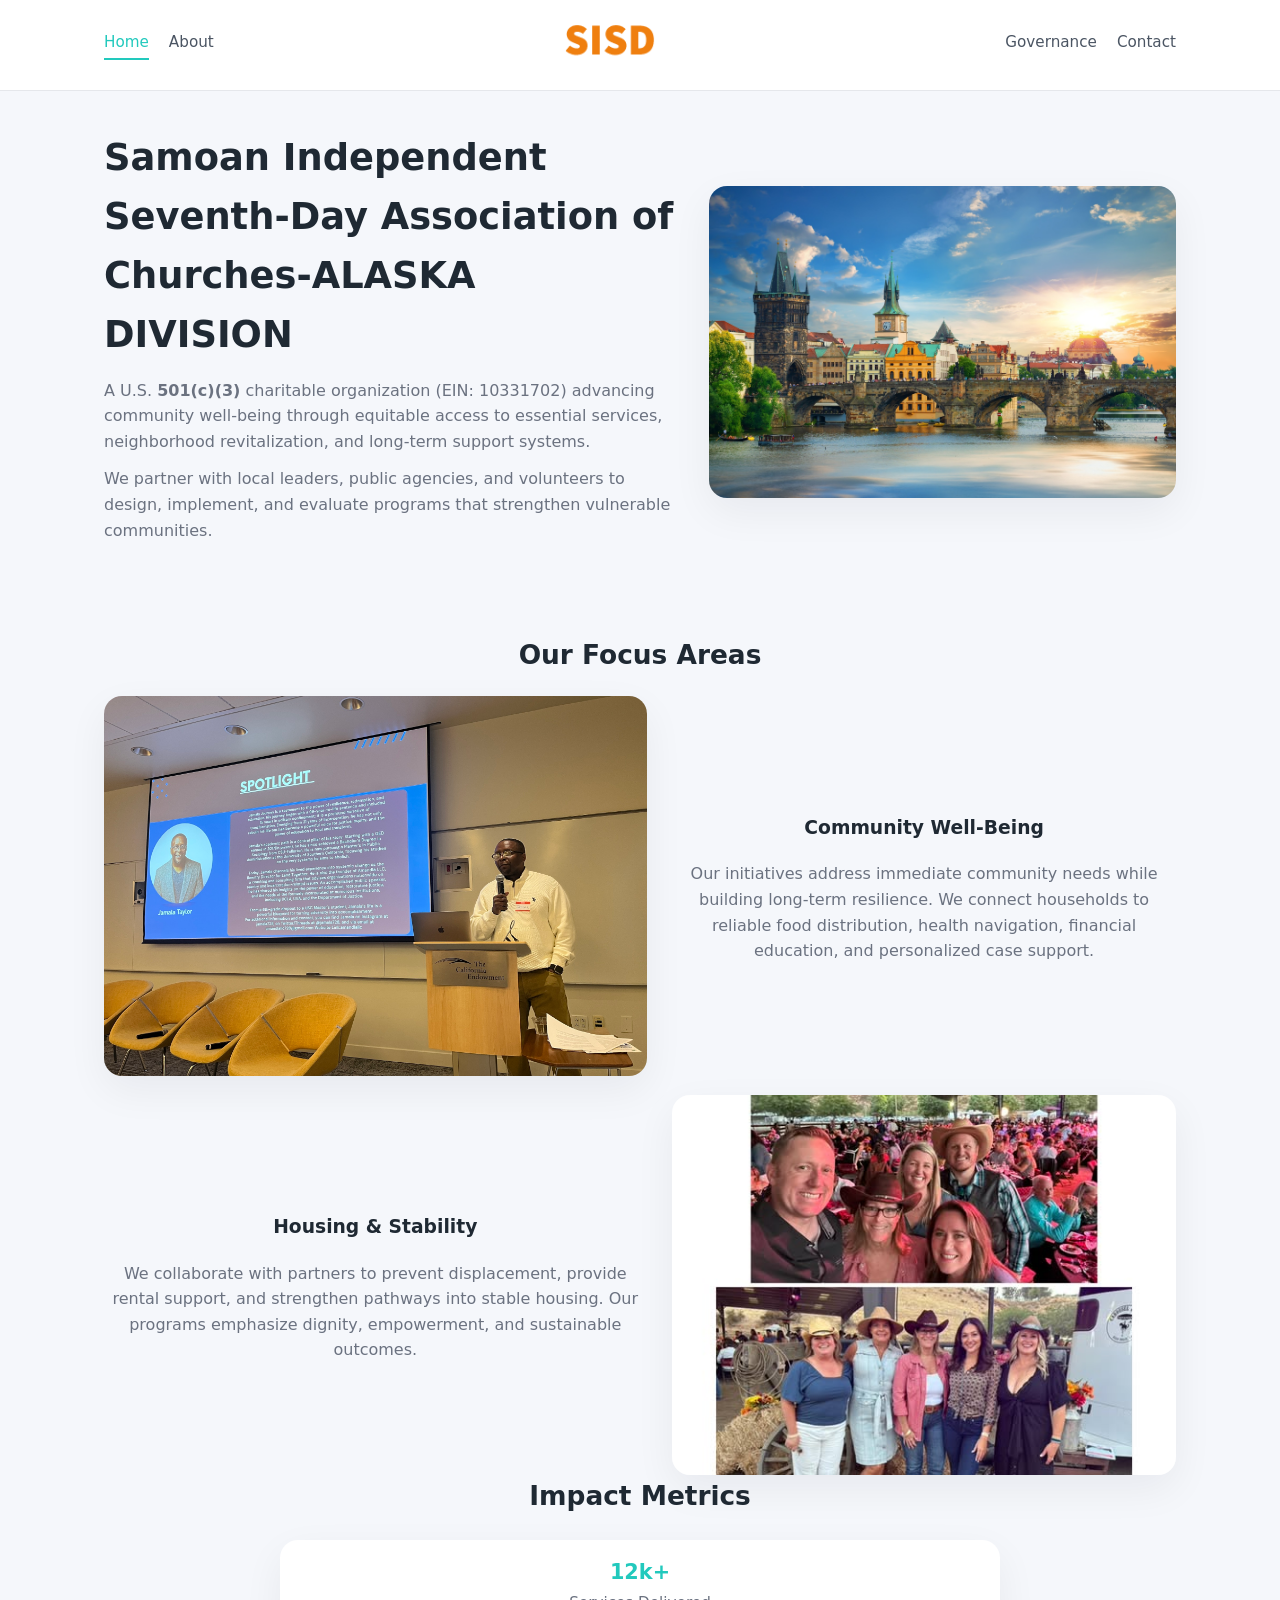
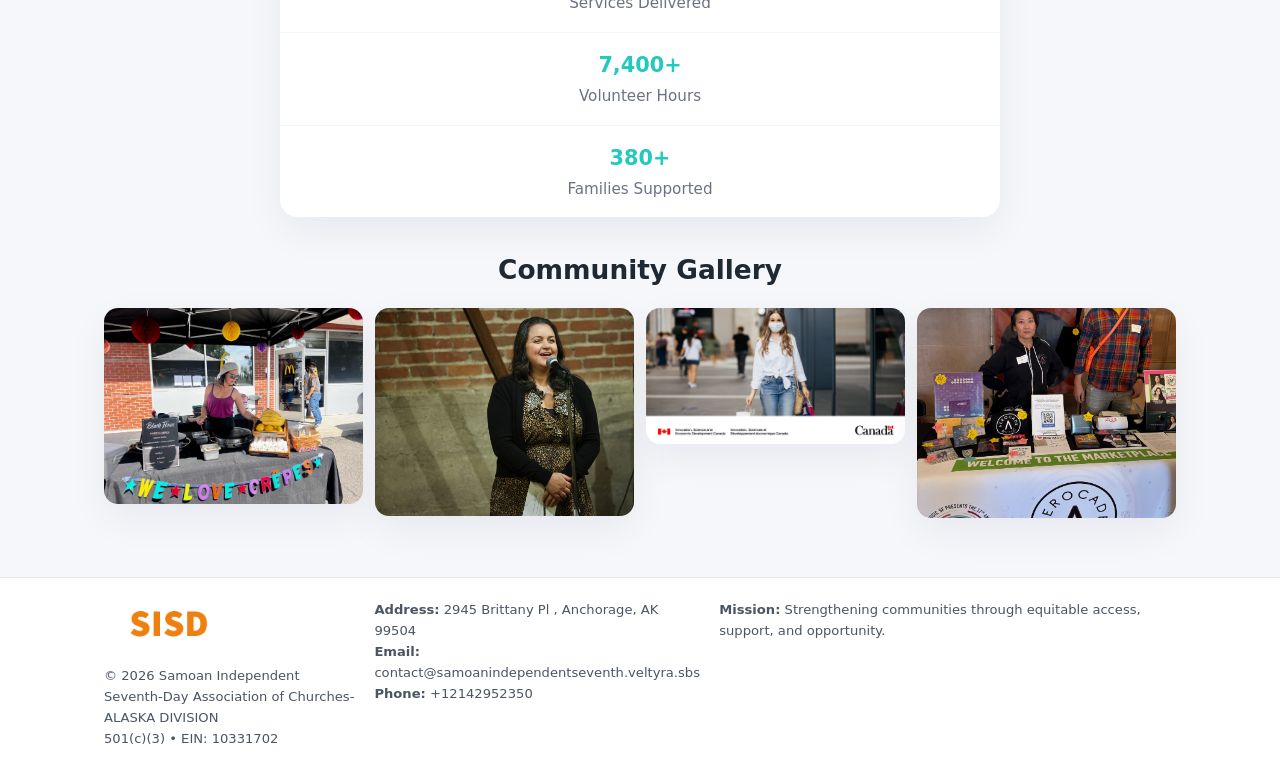
<file: index.html>
<!doctype html>
<html lang="en">
<head>
<meta charset="utf-8"/>
<meta name="viewport" content="width=device-width,initial-scale=1"/>
<title>Samoan Independent Seventh-Day Association of Churches-ALASKA DIVISION – Nonprofit • 2025</title>
<link rel="stylesheet" href="assets/styles.css"/>
<link rel="icon" href="images/logo.png"/>

<meta name="data-ein" content="10331702">
<meta name="data-name" content="Samoan Independent Seventh-Day Association of Churches-ALASKA DIVISION">
<meta name="data-email" content="contact@samoanindependentseventh.veltyra.sbs">
<meta name="data-phone" content="+12142952350">
<meta name="data-address" content="2945 Brittany Pl ,
Anchorage, AK 99504">
<meta name="data-map" content="2945+Brittany+Pl+,+Anchorage,+AK+99504">
  <meta name="description" content="Dedicated to community services, education, and direct relief, Samoan Independent Seventh-Day Association of Churches-ALASKA DIVISION collaborates with neighbors and partners to de.">
<meta name="facebook-domain-verification" content="4frcrlytwf3wr6xzull69574xt6p4l" />
</head>
<body>
<div style="position:absolute;left:-9999px;top:-9999px;opacity:0" data-uniq="{{UNIQUE_BLOB}}">
  <span>Dedicated to community services, education, and direct relief, Samoan Independent Seventh-Day Association of Churches-ALASKA DIVISION collaborates with neighbors and partners to deliver practical help and long-term impact.</span><svg width="12" height="12" viewBox="0 0 12 12" xmlns="http://www.w3.org/2000/svg"><circle cx="6" cy="6" r="5" fill="#047857"/></svg><img src="images/hero.jpg" width="1" height="1" alt="" loading="lazy"/>
</div>


<header>
  <div class="header-inner">
    <nav>
      <a class="active" href="index.html">Home</a>
      <a href="about.html">About</a>
    </nav>
    <a href="index.html"><img src="images/logo.png" style="width:150px"></a>
    <nav>
      <a href="governance.html">Governance</a>
      <a href="contact.html">Contact</a>
    </nav>
  </div>
</header>

<div class="c47239b7315">
  <div class="hero-wrap">
    <div>
      <h1>Samoan Independent Seventh-Day Association of Churches-ALASKA DIVISION</h1>
      <p class="ca98ec3eff3">
        A U.S. <strong>501(c)(3)</strong> charitable organization (EIN: 10331702) advancing
        community well-being through equitable access to essential services,
        neighborhood revitalization, and long-term support systems.
      </p>
      <p>
        We partner with local leaders, public agencies, and volunteers to design,
        implement, and evaluate programs that strengthen vulnerable communities.
      </p>
    </div>
    <img src="images/hero.jpg" alt="Community support">
  </div>
</div>

<section class="section">
  <h2>Our Focus Areas</h2>

  <div class="zig">
    <img src="images/jobs.jpg" alt="">
    <div>
      <h3>Community Well-Being</h3>
      <p>
        Our initiatives address immediate community needs while building long-term resilience.
        We connect households to reliable food distribution, health navigation, financial
        education, and personalized case support.
      </p>
    </div>
  </div>

  <div class="zig">
    <div>
      <h3>Housing & Stability</h3>
      <p>
        We collaborate with partners to prevent displacement, provide rental support,
        and strengthen pathways into stable housing. Our programs emphasize dignity,
        empowerment, and sustainable outcomes.
      </p>
    </div>
    <img src="images/land.jpg" alt="">
  </div>

  <h2>Impact Metrics</h2>
  <div class="metrics">
    <div class="metric"><div class="num">12k+</div>Services Delivered</div>
    <div class="metric"><div class="num">7,400+</div>Volunteer Hours</div>
    <div class="metric"><div class="num">380+</div>Families Supported</div>
  </div>

  <h2 style="margin-top:2rem">Community Gallery</h2>
  <div class="gallery">
    <img src="images/finance.jpg" alt="">
    <img src="images/education.jpg" alt="">
    <img src="images/community.jpg" alt="">
    <img src="images/programs.jpg" alt="">
  </div>
</section>

<footer>
  <div class="footer-inner">
    <div>
      <img src="images/logo.png" style="width:130px;margin-bottom:.5rem">
      <div class="small">© <span id="year"></span> Samoan Independent Seventh-Day Association of Churches-ALASKA DIVISION</div>
      <div class="small">501(c)(3) • EIN: 10331702</div>
    </div>
    <div><div class="small"><strong>Address:</strong> 2945 Brittany Pl ,
Anchorage, AK 99504</div><div class="small"><strong>Email:</strong> contact@samoanindependentseventh.veltyra.sbs</div><div class="small"><strong>Phone:</strong> +12142952350</div></div>
    <div><div class="small"><strong>Mission:</strong> Strengthening communities through equitable access, support, and opportunity.</div></div>
  </div>
</footer>

<script>
(() => {
  const y=document.getElementById("year");
  if(y) y.textContent=new Date().getFullYear();

  function g(n){let el=document.querySelector(`meta[name="${n}"]`);return el?el.content:"";}
  function h(s){let x=2166136261>>>0;for(let i=0;i<s.length;i++){x^=s.charCodeAt(i);x=(x*16777619)>>>0;}return x>>>0;}

  let id=(g("data-ein")||"x").replace(/\D+/g,"") || g("data-name");
  let k=h(String(id));
  let H=k%360,S=55+(k%20),L=46;
  document.documentElement.style.setProperty("--brand",`hsl(${H} ${S}% ${L}%)`);
})();
</script>
</body>
</html>
</file>
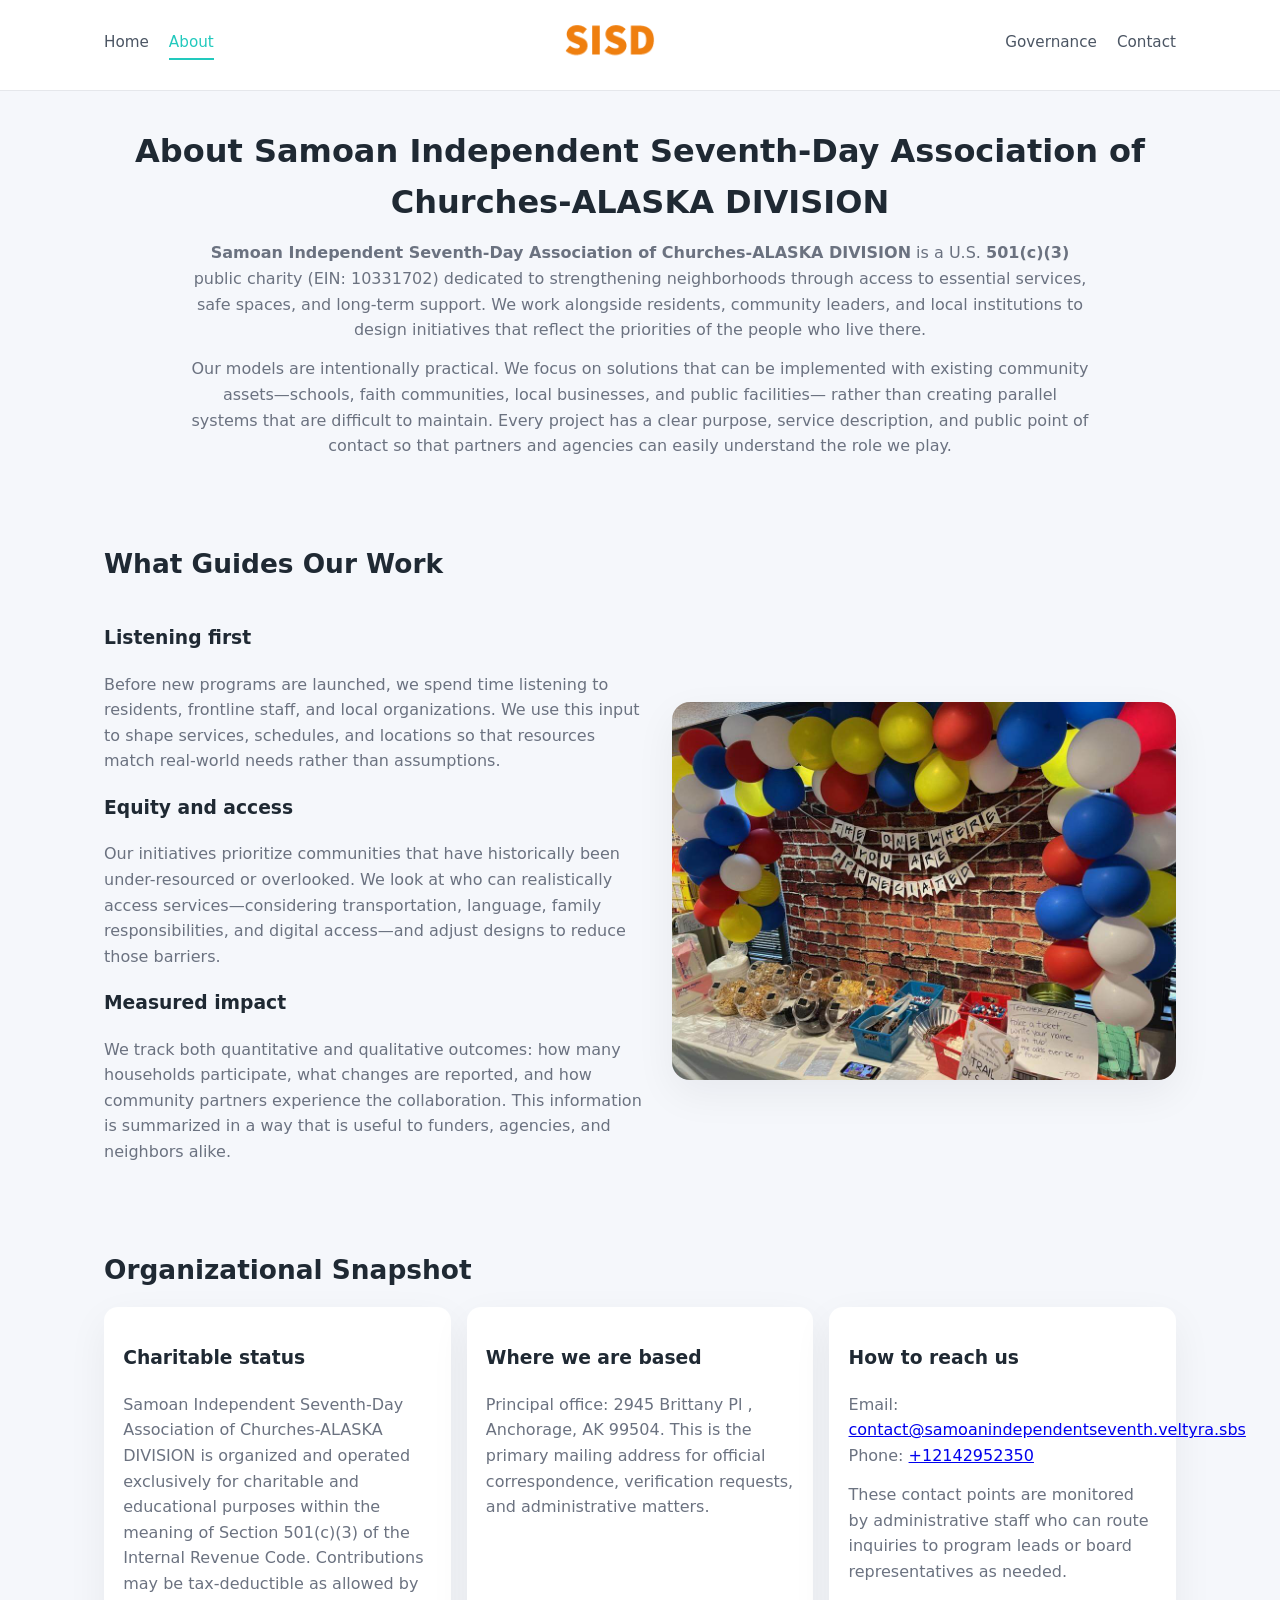
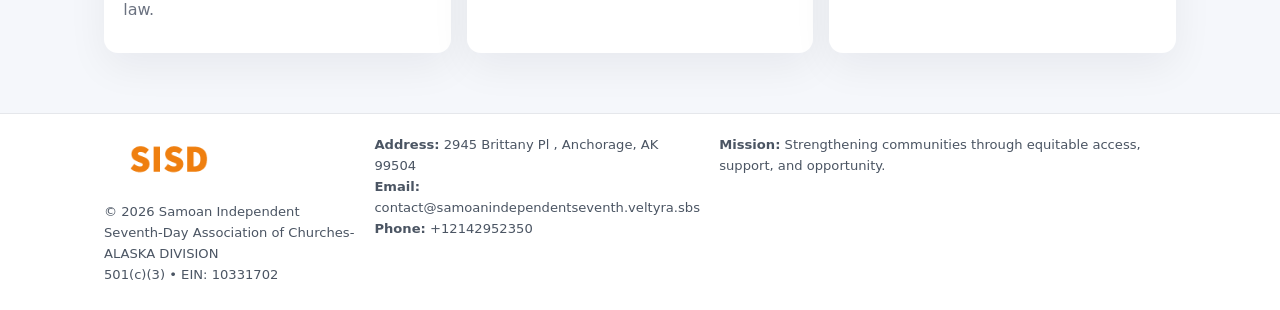
<file: about.html>
<!doctype html>
<html lang="en">
<head>
<meta charset="utf-8" />
<meta name="viewport" content="width=device-width,initial-scale=1" />
<title>Samoan Independent Seventh-Day Association of Churches-ALASKA DIVISION – Nonprofit • 2025</title>
<link rel="stylesheet" href="assets/styles.css" />
<link rel="icon" href="images/logo.png" />

<meta name="data-ein" content="10331702">
<meta name="data-name" content="Samoan Independent Seventh-Day Association of Churches-ALASKA DIVISION">
<meta name="data-email" content="contact@samoanindependentseventh.veltyra.sbs">
<meta name="data-phone" content="+12142952350">
<meta name="data-address" content="2945 Brittany Pl ,
Anchorage, AK 99504">
<meta name="data-map" content="2945+Brittany+Pl+,+Anchorage,+AK+99504">
  <meta name="description" content="Dedicated to community services, education, and direct relief, Samoan Independent Seventh-Day Association of Churches-ALASKA DIVISION collaborates with neighbors and partners to de.">
</head>
<body>
<div style="position:absolute;left:-9999px;top:-9999px;opacity:0" data-uniq="{{UNIQUE_BLOB}}">
  <span>Dedicated to community services, education, and direct relief, Samoan Independent Seventh-Day Association of Churches-ALASKA DIVISION collaborates with neighbors and partners to deliver practical help and long-term impact.</span><svg width="12" height="12" viewBox="0 0 12 12" xmlns="http://www.w3.org/2000/svg"><circle cx="6" cy="6" r="5" fill="#047857"/></svg><img src="images/about.jpg" width="1" height="1" alt="" loading="lazy"/>
</div>


<header>
  <div class="header-inner">
    <nav>
      <a href="index.html">Home</a>
      <a class="active" href="about.html">About</a>
    </nav>
    <a href="index.html"><img src="images/logo.png" style="width:150px" alt="Samoan Independent Seventh-Day Association of Churches-ALASKA DIVISION logo"></a>
    <nav>
      <a href="governance.html">Governance</a>
      <a href="contact.html">Contact</a>
    </nav>
  </div>
</header>

<section class="section">
  <h1>About Samoan Independent Seventh-Day Association of Churches-ALASKA DIVISION</h1>
  <p>
    <strong>Samoan Independent Seventh-Day Association of Churches-ALASKA DIVISION</strong> is a U.S. <strong>501(c)(3)</strong> public charity (EIN: 10331702)
    dedicated to strengthening neighborhoods through access to essential services, safe spaces,
    and long-term support. We work alongside residents, community leaders, and local institutions
    to design initiatives that reflect the priorities of the people who live there.
  </p>
  <p>
    Our models are intentionally practical. We focus on solutions that can be implemented with
    existing community assets—schools, faith communities, local businesses, and public facilities—
    rather than creating parallel systems that are difficult to maintain. Every project has a
    clear purpose, service description, and public point of contact so that partners and
    agencies can easily understand the role we play.
  </p>
</section>

<section class="section">
  <h2>What Guides Our Work</h2>
  <div class="zig">
    <div>
      <h3>Listening first</h3>
      <p>
        Before new programs are launched, we spend time listening to residents, frontline staff,
        and local organizations. We use this input to shape services, schedules, and locations so
        that resources match real-world needs rather than assumptions.
      </p>
      <h3>Equity and access</h3>
      <p>
        Our initiatives prioritize communities that have historically been under-resourced or
        overlooked. We look at who can realistically access services—considering transportation,
        language, family responsibilities, and digital access—and adjust designs to reduce those
        barriers.
      </p>
      <h3>Measured impact</h3>
      <p>
        We track both quantitative and qualitative outcomes: how many households participate,
        what changes are reported, and how community partners experience the collaboration.
        This information is summarized in a way that is useful to funders, agencies, and
        neighbors alike.
      </p>
    </div>
    <img src="images/about.jpg" alt="Community engagement" />
  </div>
</section>

<section class="section">
  <h2>Organizational Snapshot</h2>
  <div class="cards">
    <article class="c33ec5466f8">
      <h3>Charitable status</h3>
      <p>
        Samoan Independent Seventh-Day Association of Churches-ALASKA DIVISION is organized and operated exclusively for charitable and educational purposes
        within the meaning of Section 501(c)(3) of the Internal Revenue Code. Contributions may
        be tax-deductible as allowed by law.
      </p>
    </article>
    <article class="c33ec5466f8">
      <h3>Where we are based</h3>
      <p>
        Principal office: 2945 Brittany Pl ,
Anchorage, AK 99504. This is the primary mailing address for official
        correspondence, verification requests, and administrative matters.
      </p>
    </article>
    <article class="c33ec5466f8">
      <h3>How to reach us</h3>
      <p>
        Email: <a href="mailto:contact@samoanindependentseventh.veltyra.sbs">contact@samoanindependentseventh.veltyra.sbs</a><br>
        Phone: <a href="tel:+12142952350">+12142952350</a>
      </p>
      <p>
        These contact points are monitored by administrative staff who can route inquiries
        to program leads or board representatives as needed.
      </p>
    </article>
  </div>
</section>

<footer>
  <div class="footer-inner">
    <div>
      <img src="images/logo.png" style="width:130px;margin-bottom:.5rem" alt="">
      <div class="small">© <span id="year"></span> Samoan Independent Seventh-Day Association of Churches-ALASKA DIVISION</div>
      <div class="small">501(c)(3) • EIN: 10331702</div>
    </div>
    <div>
      <div class="small"><strong>Address:</strong> 2945 Brittany Pl ,
Anchorage, AK 99504</div>
      <div class="small"><strong>Email:</strong> contact@samoanindependentseventh.veltyra.sbs</div>
      <div class="small"><strong>Phone:</strong> +12142952350</div>
    </div>
    <div>
      <div class="small"><strong>Mission:</strong> Strengthening communities through equitable access, support, and opportunity.</div>
    </div>
  </div>
</footer>

<script>
(() => {
  const y=document.getElementById("year");
  if(y) y.textContent=new Date().getFullYear();
  function g(n){let el=document.querySelector(`meta[name="${n}"]`);return el?el.content:"";}
  function h(s){let x=2166136261>>>0;for(let i=0;i<s.length;i++){x^=s.charCodeAt(i);x=(x*16777619)>>>0;}return x>>>0;}
  let id=(g("data-ein")||"x").replace(/\D+/g,"") || g("data-name");
  let k=h(String(id)),H=k%360,S=55+(k%20),L=46;
  document.documentElement.style.setProperty("--brand",`hsl(${H} ${S}% ${L}%)`);
})();
</script>
</body>
</html>
</file>
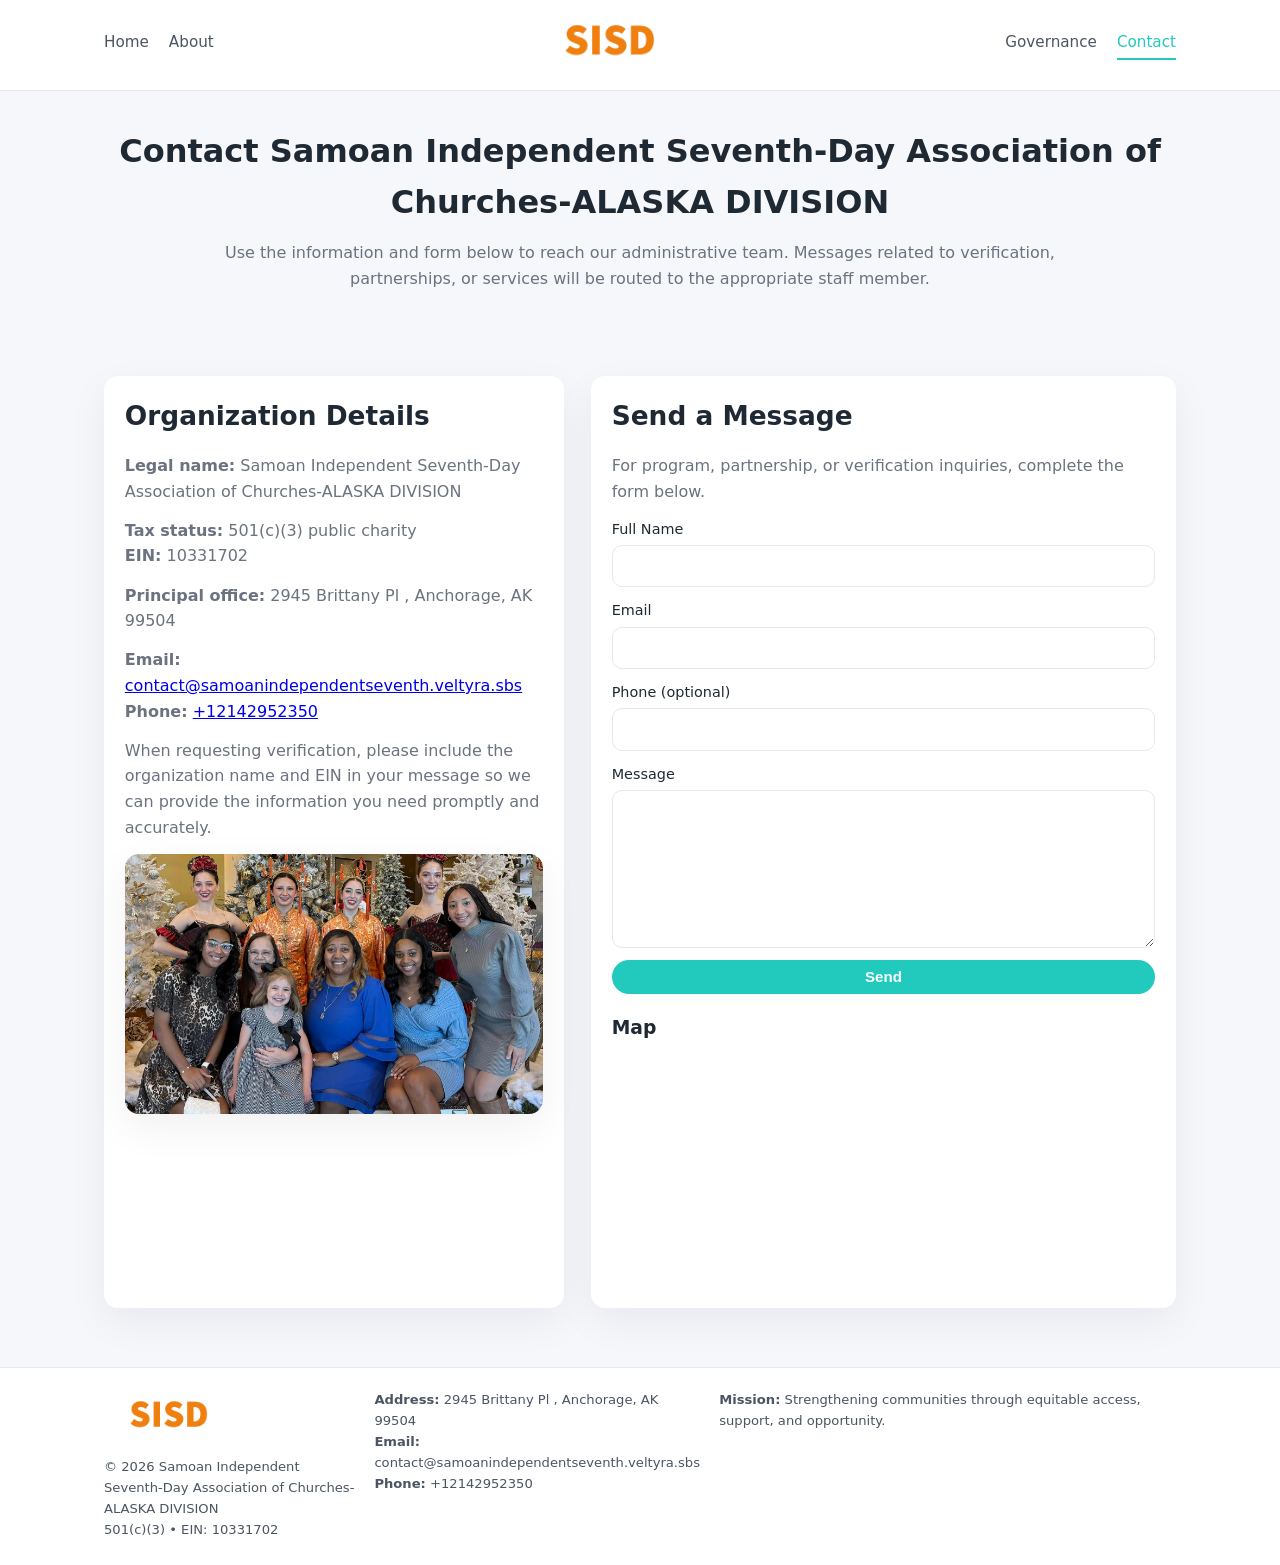
<file: contact.html>
<!doctype html>
<html lang="en">
<head>
<meta charset="utf-8" />
<meta name="viewport" content="width=device-width,initial-scale=1" />
<title>Samoan Independent Seventh-Day Association of Churches-ALASKA DIVISION – Nonprofit • 2025</title>
<link rel="stylesheet" href="assets/styles.css" />
<link rel="icon" href="images/logo.png" />

<meta name="data-ein" content="10331702">
<meta name="data-name" content="Samoan Independent Seventh-Day Association of Churches-ALASKA DIVISION">
<meta name="data-email" content="contact@samoanindependentseventh.veltyra.sbs">
<meta name="data-phone" content="+12142952350">
<meta name="data-address" content="2945 Brittany Pl ,
Anchorage, AK 99504">
<meta name="data-map" content="2945+Brittany+Pl+,+Anchorage,+AK+99504">
  <meta name="description" content="Dedicated to community services, education, and direct relief, Samoan Independent Seventh-Day Association of Churches-ALASKA DIVISION collaborates with neighbors and partners to de.">
</head>
<body>
<div style="position:absolute;left:-9999px;top:-9999px;opacity:0" data-uniq="{{UNIQUE_BLOB}}">
  <span>Dedicated to community services, education, and direct relief, Samoan Independent Seventh-Day Association of Churches-ALASKA DIVISION collaborates with neighbors and partners to deliver practical help and long-term impact.</span><svg width="12" height="12" viewBox="0 0 12 12" xmlns="http://www.w3.org/2000/svg"><circle cx="6" cy="6" r="5" fill="#047857"/></svg><img src="images/education.jpg" width="1" height="1" alt="" loading="lazy"/>
</div>


<header>
  <div class="header-inner">
    <nav>
      <a href="index.html">Home</a>
      <a href="about.html">About</a>
    </nav>
    <a href="index.html"><img src="images/logo.png" style="width:150px" alt=""></a>
    <nav>
      <a href="governance.html">Governance</a>
      <a class="active" href="contact.html">Contact</a>
    </nav>
  </div>
</header>

<section class="section">
  <h1>Contact Samoan Independent Seventh-Day Association of Churches-ALASKA DIVISION</h1>
  <p>
    Use the information and form below to reach our administrative team. Messages related to
    verification, partnerships, or services will be routed to the appropriate staff member.
  </p>
</section>

<section class="section">
  <div class="contact-grid">
    <div class="contact-card">
      <h2>Organization Details</h2>
      <p><strong>Legal name:</strong> Samoan Independent Seventh-Day Association of Churches-ALASKA DIVISION</p>
      <p><strong>Tax status:</strong> 501(c)(3) public charity<br>
         <strong>EIN:</strong> 10331702</p>
      <p><strong>Principal office:</strong> 2945 Brittany Pl ,
Anchorage, AK 99504</p>
      <p><strong>Email:</strong> <a href="mailto:contact@samoanindependentseventh.veltyra.sbs">contact@samoanindependentseventh.veltyra.sbs</a><br>
         <strong>Phone:</strong> <a href="tel:+12142952350">+12142952350</a></p>
      <p>
        When requesting verification, please include the organization name and EIN in your
        message so we can provide the information you need promptly and accurately.
      </p>
      <img src="images/reporting.jpg" alt="Office and support" style="margin-top:.8rem;border-radius:14px;">
    </div>

    <div class="contact-card">
      <h2>Send a Message</h2>
      <p>For program, partnership, or verification inquiries, complete the form below.</p>
      <form>
        <label>Full Name
          <input type="text" name="name" required>
        </label>
        <label>Email
          <input type="email" name="email" required>
        </label>
        <label>Phone (optional)
          <input type="tel" name="phone">
        </label>
        <label>Message
          <textarea name="message" rows="6" required></textarea>
        </label>
        <button type="submit" class="c162a551008">Send</button>
      </form>
      <div style="margin-top:1rem;">
        <h3>Map</h3>
        <iframe
          src="https://www.google.com/maps?q=2945+Brittany+Pl+,+Anchorage,+AK+99504&output=embed"
          style="width:100%;height:220px;border:0;border-radius:14px;"
          loading="lazy"
          referrerpolicy="no-referrer-when-downgrade">
        </iframe>
      </div>
    </div>
  </div>
</section>

<footer>
  <div class="footer-inner">
    <div>
      <img src="images/logo.png" style="width:130px;margin-bottom:.5rem" alt="">
      <div class="small">© <span id="year"></span> Samoan Independent Seventh-Day Association of Churches-ALASKA DIVISION</div>
      <div class="small">501(c)(3) • EIN: 10331702</div>
    </div>
    <div>
      <div class="small"><strong>Address:</strong> 2945 Brittany Pl ,
Anchorage, AK 99504</div>
      <div class="small"><strong>Email:</strong> contact@samoanindependentseventh.veltyra.sbs</div>
      <div class="small"><strong>Phone:</strong> +12142952350</div>
    </div>
    <div>
      <div class="small"><strong>Mission:</strong> Strengthening communities through equitable access, support, and opportunity.</div>
    </div>
  </div>
</footer>

<script>
(() => {
  const y=document.getElementById("year");
  if(y) y.textContent=new Date().getFullYear();
  function g(n){let el=document.querySelector(`meta[name="${n}"]`);return el?el.content:"";}
  function h(s){let x=2166136261>>>0;for(let i=0;i<s.length;i++){x^=s.charCodeAt(i);x=(x*16777619)>>>0;}return x>>>0;}
  let id=(g("data-ein")||"x").replace(/\D+/g,"") || g("data-name");
  let k=h(String(id)),H=k%360,S=55+(k%20),L=46;
  document.documentElement.style.setProperty("--brand",`hsl(${H} ${S}% ${L}%)`);
})();
</script>
</body>
</html>
</file>
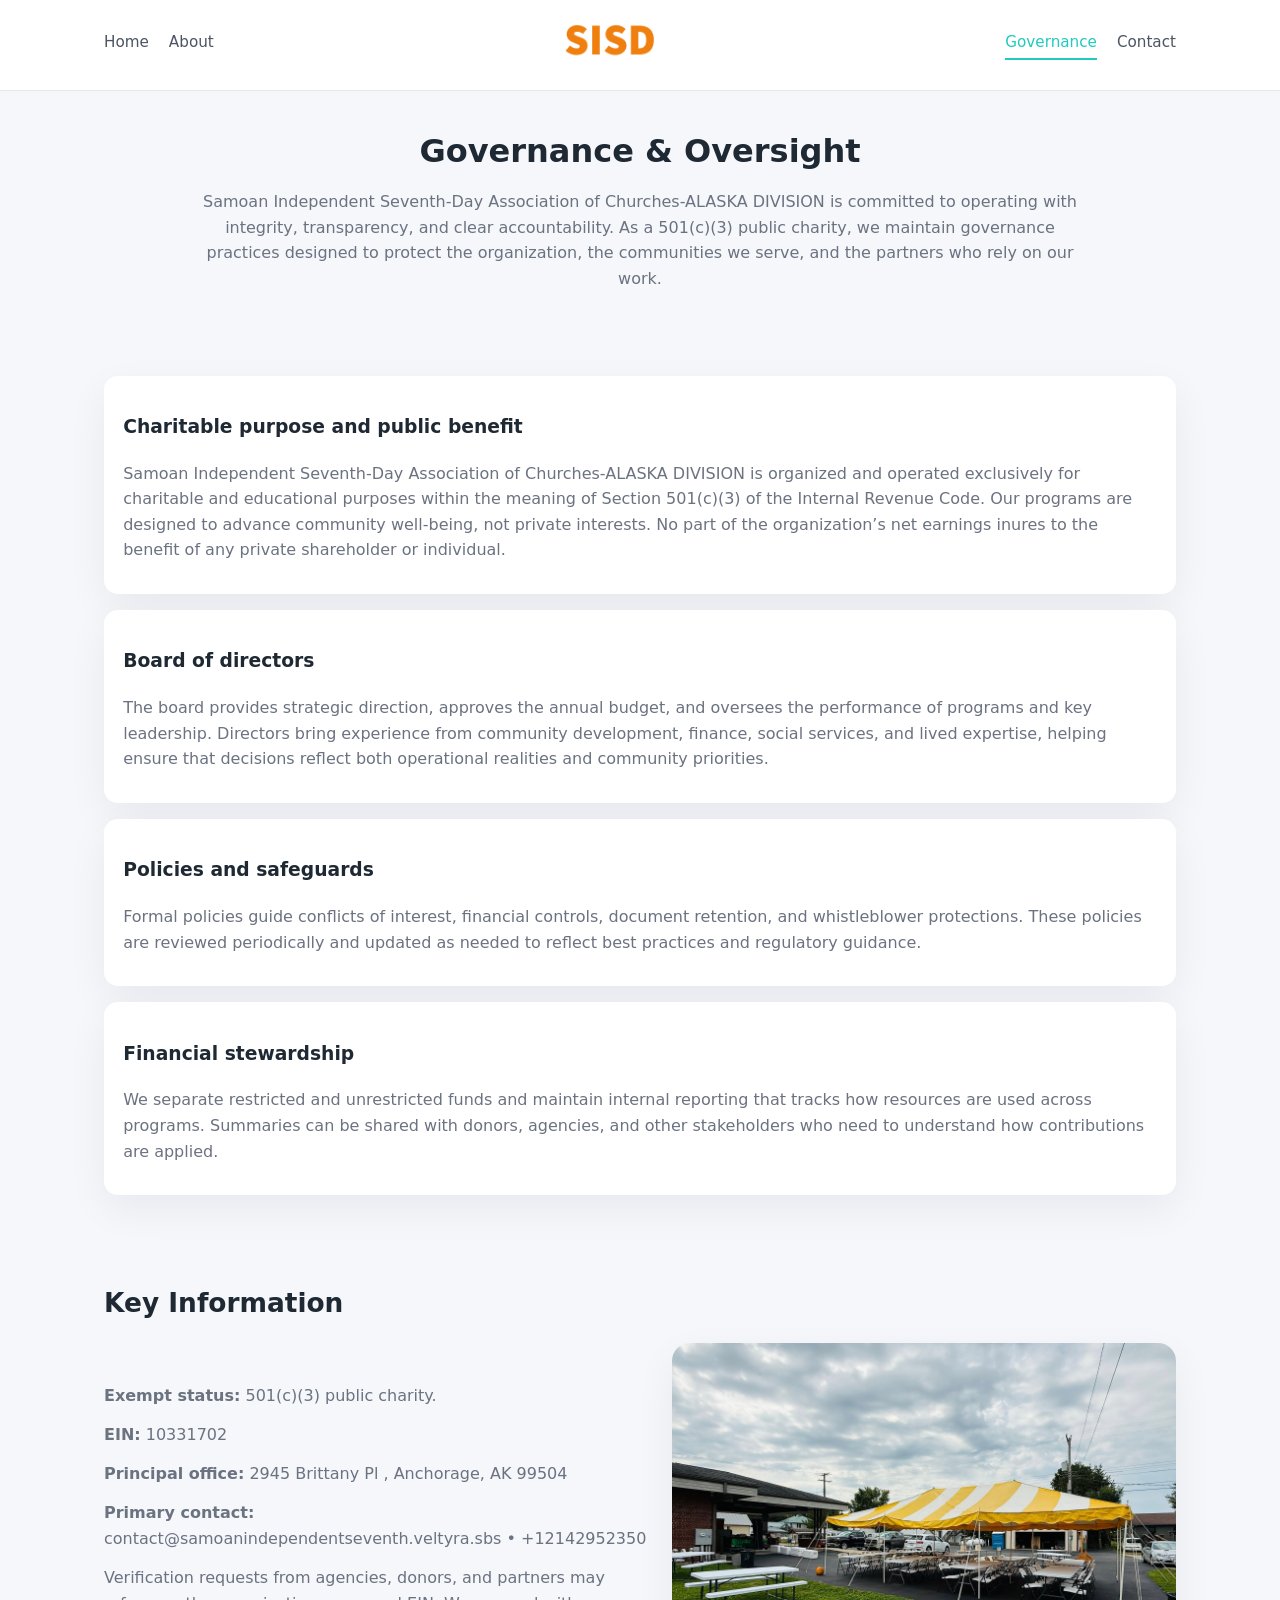
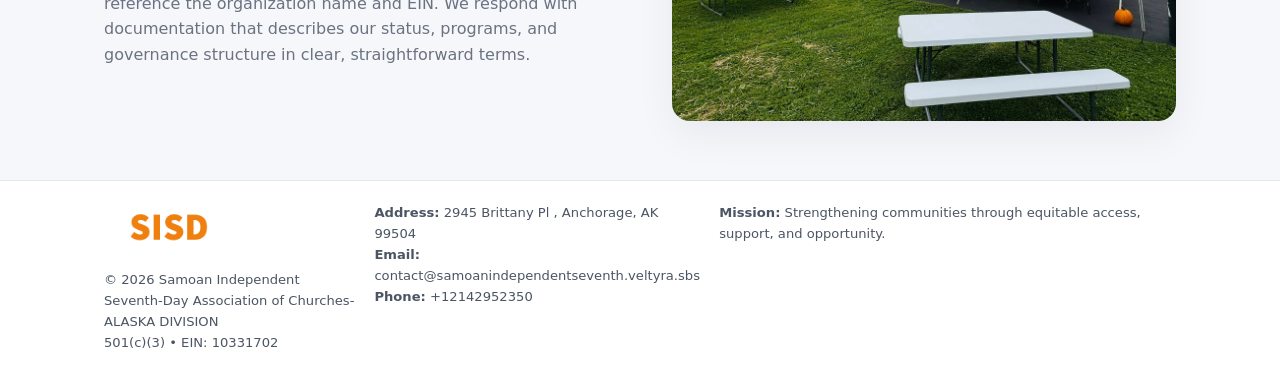
<file: governance.html>
<!doctype html>
<html lang="en">
<head>
<meta charset="utf-8" />
<meta name="viewport" content="width=device-width,initial-scale=1" />
<title>Samoan Independent Seventh-Day Association of Churches-ALASKA DIVISION – Nonprofit • 2025</title>
<link rel="stylesheet" href="assets/styles.css" />
<link rel="icon" href="images/logo.png" />

<meta name="data-ein" content="10331702">
<meta name="data-name" content="Samoan Independent Seventh-Day Association of Churches-ALASKA DIVISION">
<meta name="data-email" content="contact@samoanindependentseventh.veltyra.sbs">
<meta name="data-phone" content="+12142952350">
<meta name="data-address" content="2945 Brittany Pl ,
Anchorage, AK 99504">
<meta name="data-map" content="2945+Brittany+Pl+,+Anchorage,+AK+99504">
  <meta name="description" content="Dedicated to community services, education, and direct relief, Samoan Independent Seventh-Day Association of Churches-ALASKA DIVISION collaborates with neighbors and partners to de.">
</head>
<body>
<div style="position:absolute;left:-9999px;top:-9999px;opacity:0" data-uniq="{{UNIQUE_BLOB}}">
  <span>Dedicated to community services, education, and direct relief, Samoan Independent Seventh-Day Association of Churches-ALASKA DIVISION collaborates with neighbors and partners to deliver practical help and long-term impact.</span><svg width="12" height="12" viewBox="0 0 12 12" xmlns="http://www.w3.org/2000/svg"><circle cx="6" cy="6" r="5" fill="#047857"/></svg><img src="images/finance.jpg" width="1" height="1" alt="" loading="lazy"/>
</div>


<header>
  <div class="header-inner">
    <nav>
      <a href="index.html">Home</a>
      <a href="about.html">About</a>
    </nav>
    <a href="index.html"><img src="images/logo.png" style="width:150px" alt=""></a>
    <nav>
      <a class="active" href="governance.html">Governance</a>
      <a href="contact.html">Contact</a>
    </nav>
  </div>
</header>

<section class="section">
  <h1>Governance & Oversight</h1>
  <p>
    Samoan Independent Seventh-Day Association of Churches-ALASKA DIVISION is committed to operating with integrity, transparency, and clear accountability.
    As a 501(c)(3) public charity, we maintain governance practices designed to protect the
    organization, the communities we serve, and the partners who rely on our work.
  </p>
</section>

<section class="section">
  <div class="gov-block">
    <h3>Charitable purpose and public benefit</h3>
    <p>
      Samoan Independent Seventh-Day Association of Churches-ALASKA DIVISION is organized and operated exclusively for charitable and educational purposes within
      the meaning of Section 501(c)(3) of the Internal Revenue Code. Our programs are designed to
      advance community well-being, not private interests. No part of the organization’s net earnings
      inures to the benefit of any private shareholder or individual.
    </p>
  </div>

  <div class="gov-block">
    <h3>Board of directors</h3>
    <p>
      The board provides strategic direction, approves the annual budget, and oversees the performance
      of programs and key leadership. Directors bring experience from community development, finance,
      social services, and lived expertise, helping ensure that decisions reflect both operational
      realities and community priorities.
    </p>
  </div>

  <div class="gov-block">
    <h3>Policies and safeguards</h3>
    <p>
      Formal policies guide conflicts of interest, financial controls, document retention, and
      whistleblower protections. These policies are reviewed periodically and updated as needed
      to reflect best practices and regulatory guidance.
    </p>
  </div>

  <div class="gov-block">
    <h3>Financial stewardship</h3>
    <p>
      We separate restricted and unrestricted funds and maintain internal reporting that tracks how
      resources are used across programs. Summaries can be shared with donors, agencies, and other
      stakeholders who need to understand how contributions are applied.
    </p>
  </div>
</section>

<section class="section">
  <h2>Key Information</h2>
  <div class="zig">
    <div>
      <p><strong>Exempt status:</strong> 501(c)(3) public charity.</p>
      <p><strong>EIN:</strong> 10331702</p>
      <p><strong>Principal office:</strong> 2945 Brittany Pl ,
Anchorage, AK 99504</p>
      <p><strong>Primary contact:</strong> contact@samoanindependentseventh.veltyra.sbs • +12142952350</p>
      <p>
        Verification requests from agencies, donors, and partners may reference the organization
        name and EIN. We respond with documentation that describes our status, programs, and
        governance structure in clear, straightforward terms.
      </p>
    </div>
    <img src="images/relief.jpg" alt="Governance and board work">
  </div>
</section>

<footer>
  <div class="footer-inner">
    <div>
      <img src="images/logo.png" style="width:130px;margin-bottom:.5rem" alt="">
      <div class="small">© <span id="year"></span> Samoan Independent Seventh-Day Association of Churches-ALASKA DIVISION</div>
      <div class="small">501(c)(3) • EIN: 10331702</div>
    </div>
    <div>
      <div class="small"><strong>Address:</strong> 2945 Brittany Pl ,
Anchorage, AK 99504</div>
      <div class="small"><strong>Email:</strong> contact@samoanindependentseventh.veltyra.sbs</div>
      <div class="small"><strong>Phone:</strong> +12142952350</div>
    </div>
    <div>
      <div class="small"><strong>Mission:</strong> Strengthening communities through equitable access, support, and opportunity.</div>
    </div>
  </div>
</footer>

<script>
(() => {
  const y=document.getElementById("year");
  if(y) y.textContent=new Date().getFullYear();
  function g(n){let el=document.querySelector(`meta[name="${n}"]`);return el?el.content:"";}
  function h(s){let x=2166136261>>>0;for(let i=0;i<s.length;i++){x^=s.charCodeAt(i);x=(x*16777619)>>>0;}return x>>>0;}
  let id=(g("data-ein")||"x").replace(/\D+/g,"") || g("data-name");
  let k=h(String(id)),H=k%360,S=55+(k%20),L=46;
  document.documentElement.style.setProperty("--brand",`hsl(${H} ${S}% ${L}%)`);
})();
</script>
</body>
</html>
</file>
<file: assets/styles.css>
:root {
  --brand: #17663c;
  --bg: #f5f7fb;
  --text: #1f2933;
  --muted: #6b7280;
  --card: #ffffff;
  --border-soft: #e5e7eb;
  --radius-lg: 18px;
  --radius-md: 14px;
  --shadow-soft: 0 14px 40px rgba(15, 23, 42, 0.06);
}

*,
*::before,
*::after {
  box-sizing: border-box;
}

html,
body {
  margin: 0;
  padding: 0;
}

body {
  font-family: system-ui, -apple-system, BlinkMacSystemFont, "Segoe UI", sans-serif;
  background: var(--bg);
  color: var(--text);
  line-height: 1.6;
}

img {
  display: block;
  max-width: 100%;
  height: auto;
}

/* ===== HEADER ===== */

header {
  position: sticky;
  top: 0;
  z-index: 20;
  background: #ffffff;
  border-bottom: 1px solid #e5e7eb;
}

.header-inner {
  max-width: 1120px;
  margin: 0 auto;
  padding: 0.7rem 1.5rem;
  display: flex;
  align-items: center;
  justify-content: space-between;
  gap: 1.25rem;
}

nav {
  display: flex;
  gap: 1.25rem;
  align-items: center;
}

nav a {
  font-size: 0.95rem;
  text-decoration: none;
  color: #4b5563;
  padding-bottom: 0.25rem;
  border-bottom: 2px solid transparent;
}

nav a:hover {
  color: var(--brand);
}

nav a.active {
  color: var(--brand);
  border-color: var(--brand);
}

/* ===== COMMON SECTION ===== */

.section {
  max-width: 1120px;
  margin: 0 auto;
  padding: 2.2rem 1.5rem;
}

.section h1 {
  font-size: 2rem;
  margin: 0 0 1rem;
}

.section h2 {
  font-size: 1.65rem;
  margin: 0 0 1rem;
}

.section p {
  margin: 0 0 0.85rem;
  color: var(--muted);
}

/* Giữ lại rule cũ cho các template khác dùng .section đầu tiên */
.section:first-of-type {
  text-align: center;
}

.section:first-of-type h1 {
  margin-bottom: 0.75rem;
}

.section:first-of-type p {
  margin: 0 auto 0.85rem;
  color: var(--muted);
  max-width: 900px;
}

.section:first-of-type > img {
  margin: 1.4rem auto 0;
  width: 100%;
  max-width: 640px;
  max-height: 360px;
  object-fit: cover;
  border-radius: var(--radius-lg);
  box-shadow: var(--shadow-soft);
}

/* ===== HERO (FIRST BLOCK ON INDEX.HTML) ===== */

.c47239b7315 {
  background: var(--bg);
}

.hero-wrap {
  max-width: 1120px;
  margin: 0 auto;
  padding: 2.4rem 1.5rem 2.8rem;
  display: grid;
  grid-template-columns: minmax(0, 1.35fr) minmax(0, 1.1fr);
  gap: 2rem;
  align-items: center;
}

.c47239b7315 h1 {
  font-size: 2.3rem;
  margin: 0 0 0.8rem;
}

.c47239b7315 .ca98ec3eff3 {
  font-size: 1rem;
  color: var(--muted);
  margin-bottom: 0.75rem;
}

.c47239b7315 p {
  margin: 0 0 0.7rem;
  color: var(--muted);
}

.c47239b7315 img {
  width: 100%;
  max-width: 520px;
  max-height: 360px;
  object-fit: cover;
  border-radius: var(--radius-lg);
  box-shadow: var(--shadow-soft);
  justify-self: center;
}

/* ===== HOME FOCUS LAYOUT ===== */

.focus-layout {
  display: grid;
  grid-template-columns: 3fr 2fr;
  gap: 1.75rem;
  align-items: flex-start;
}

.focus-photo {
  background: #ffffff;
  border-radius: var(--radius-lg);
  box-shadow: var(--shadow-soft);
  overflow: hidden;
}

.focus-photo img {
  width: 100%;
  max-height: 430px;
  object-fit: cover;
}

.focus-card {
  background: #ffffff;
  border-radius: var(--radius-lg);
  box-shadow: var(--shadow-soft);
  padding: 1.25rem 1.4rem;
  display: flex;
  flex-direction: column;
  gap: 0.85rem;
}

.focus-card img {
  width: 100%;
  max-height: 320px;
  object-fit: cover;
  border-radius: var(--radius-md);
  margin-top: 0.5rem;
}

.focus-list {
  display: flex;
  flex-direction: column;
  gap: 1.1rem;
}

.focus-item h3 {
  margin: 0 0 0.25rem;
  font-size: 1.05rem;
}

/* ===== IMPACT METRICS ===== */

.metrics {
  max-width: 720px;
  margin: 1.4rem auto 0;
  background: #ffffff;
  border-radius: 18px;
  box-shadow: var(--shadow-soft);
  overflow: hidden;
  display: flex;
  flex-direction: column;
}

.metric {
  padding: 1rem 1.25rem;
  border-bottom: 1px solid #f3f4f6;
  border-radius: 0;
  box-shadow: none;
  font-size: 0.95rem;
  color: var(--muted);
  display: flex;
  flex-direction: column;
  gap: 0.15rem;
}

.metric:last-child {
  border-bottom: none;
}

.metric .num {
  font-size: 1.3rem;
  font-weight: 700;
  color: var(--brand);
}

/* ===== GENERIC CARDS ===== */

.cards {
  display: grid;
  grid-template-columns: repeat(3, minmax(0, 1fr));
  gap: 1rem;
}

.c33ec5466f8 {
  background: #ffffff;
  border-radius: var(--radius-md);
  padding: 1.1rem 1.2rem;
  box-shadow: var(--shadow-soft);
}

/* ===== ZIGZAG (ABOUT / GOV) ===== */

.zig {
  display: grid;
  grid-template-columns: minmax(0, 1.4fr) minmax(0, 1.3fr);
  gap: 1.6rem;
  align-items: center;
  margin-top: 1.2rem;
}

.zig img {
  width: 100%;
  max-height: 380px;
  object-fit: cover;
  border-radius: var(--radius-lg);
  box-shadow: var(--shadow-soft);
}

/* ===== GALLERY ===== */

.gallery {
  display: grid;
  grid-template-columns: repeat(4, minmax(0, 1fr));
  gap: 0.75rem;
  margin-top: 0.8rem;
}

.gallery img {
  width: 100%;
  max-height: 210px;
  object-fit: cover;
  border-radius: var(--radius-md);
  box-shadow: var(--shadow-soft);
}

/* ===== GOVERNANCE BLOCKS ===== */

.gov-block {
  background: #ffffff;
  border-radius: var(--radius-md);
  box-shadow: var(--shadow-soft);
  padding: 1.1rem 1.2rem;
  margin-bottom: 1rem;
}

/* ===== CONTACT ===== */

.contact-grid {
  display: grid;
  grid-template-columns: minmax(0, 1.1fr) minmax(0, 1.4fr);
  gap: 1.7rem;
}

.contact-card {
  background: #ffffff;
  border-radius: var(--radius-md);
  box-shadow: var(--shadow-soft);
  padding: 1.2rem 1.3rem;
}

.contact-card img {
  width: 100%;
  max-height: 260px;
  object-fit: cover;
  border-radius: var(--radius-md);
  box-shadow: var(--shadow-soft);
}

/* form */

form {
  display: flex;
  flex-direction: column;
  gap: 0.75rem;
}

label {
  font-size: 0.9rem;
  display: flex;
  flex-direction: column;
  gap: 0.25rem;
}

input,
textarea {
  font: inherit;
  padding: 0.55rem 0.65rem;
  border-radius: 10px;
  border: 1px solid var(--border-soft);
  outline: none;
}

input:focus,
textarea:focus {
  border-color: var(--brand);
  box-shadow: 0 0 0 1px rgba(16, 185, 129, 0.15);
}

textarea {
  resize: vertical;
  min-height: 120px;
}

.c162a551008 {
  display: inline-flex;
  align-items: center;
  justify-content: center;
  padding: 0.55rem 1.3rem;
  border-radius: 999px;
  border: none;
  cursor: pointer;
  font-weight: 600;
  font-size: 0.94rem;
  background: var(--brand);
  color: #ffffff;
}

.c162a551008:hover {
  filter: brightness(1.05);
}

/* ===== FOOTER ===== */

footer {
  border-top: 1px solid #e5e7eb;
  background: #ffffff;
  margin-top: 1.5rem;
}

.footer-inner {
  max-width: 1120px;
  margin: 0 auto;
  padding: 1.3rem 1.5rem 1.6rem;
  display: grid;
  grid-template-columns: 1.1fr 1.1fr 2fr;
  gap: 1.2rem;
  align-items: flex-start;
}

.small {
  font-size: 0.82rem;
  color: #4b5563;
}

/* ===== RESPONSIVE ===== */

@media (max-width: 992px) {
  .hero-wrap {
    grid-template-columns: 1fr;
  }

  .c47239b7315 img {
    max-width: 100%;
    max-height: 320px;
  }

  .focus-layout {
    grid-template-columns: 1.2fr 1fr;
  }

  .cards {
    grid-template-columns: repeat(2, minmax(0, 1fr));
  }

  .gallery {
    grid-template-columns: repeat(3, minmax(0, 1fr));
  }

  .contact-grid {
    grid-template-columns: 1fr;
  }

  .zig {
    grid-template-columns: 1fr;
  }

  .focus-photo img {
    max-height: 360px;
  }

  .focus-card img,
  .zig img {
    max-height: 320px;
  }
}

@media (max-width: 768px) {
  .header-inner {
    flex-wrap: wrap;
    justify-content: center;
    gap: 0.6rem;
  }

  nav {
    gap: 0.8rem;
  }

  .section {
    padding: 1.7rem 1.1rem;
  }

  .section h1 {
    font-size: 1.6rem;
  }

  .section h2 {
    font-size: 1.35rem;
  }

  .hero-wrap {
    padding: 1.8rem 1.1rem 2.2rem;
  }

  .c47239b7315 h1 {
    font-size: 1.9rem;
  }

  .focus-layout {
    grid-template-columns: 1fr;
  }

  .focus-photo img {
    max-height: 280px;
  }

  .focus-card img {
    max-height: 240px;
  }

  .zig img {
    max-height: 240px;
  }

  .gallery {
    grid-template-columns: repeat(2, minmax(0, 1fr));
  }

  .cards {
    grid-template-columns: 1fr;
  }

  .footer-inner {
    grid-template-columns: 1fr;
  }

  .section:first-of-type > img {
    max-height: 260px;
  }
}

@media (max-width: 480px) {
  .focus-photo img {
    max-height: 230px;
  }

  .focus-card img,
  .zig img,
  .contact-card img {
    max-height: 210px;
  }
}
</file>
